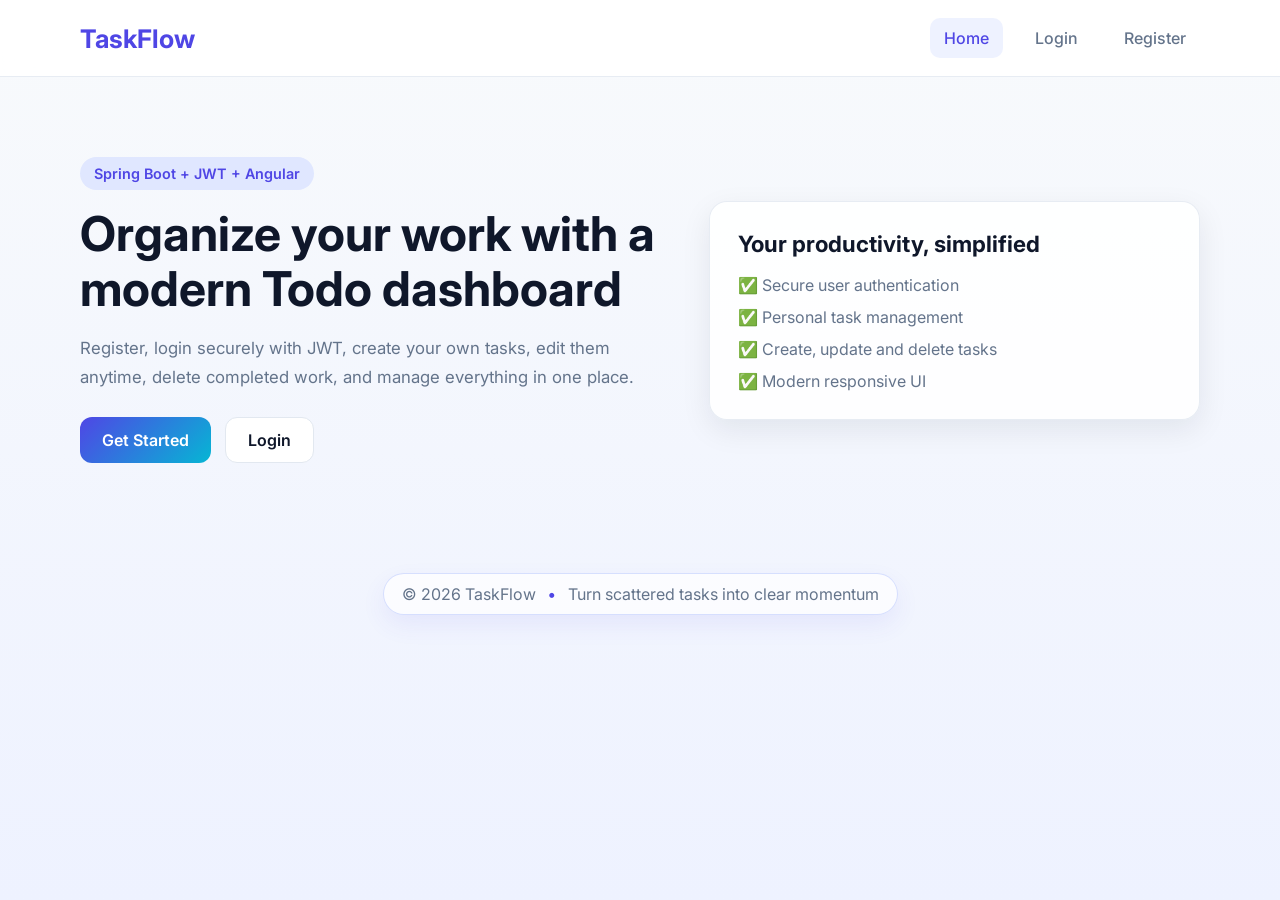
<file: todo_app_html/index.html>
<!DOCTYPE html>
<html lang="en">
<head>
    <meta charset="UTF-8" />
    <meta name="viewport" content="width=device-width, initial-scale=1.0" />
    <title>TaskFlow</title>
    <link rel="stylesheet" href="css/style.css" />
</head>
<body>
    <div class="page-wrapper">
        <header class="topbar">
            <div class="container navbar">
                <h1 class="logo">TaskFlow</h1>
                <nav class="nav-links">
                    <a href="index.html" class="active">Home</a>
                    <a href="login.html">Login</a>
                    <a href="register.html">Register</a>
                </nav>
            </div>
        </header>

        <main class="hero-section">
            <div class="container hero-grid">
                <div class="hero-text">
                    <span class="badge">Spring Boot + JWT + Angular</span>
                    <h2>Organize your work with a modern Todo dashboard</h2>
                    <p>
                        Register, login securely with JWT, create your own tasks,
                        edit them anytime, delete completed work, and manage everything in one place.
                    </p>

                    <div class="hero-actions">
                        <a href="register.html" class="btn btn-primary">Get Started</a>
                        <a href="login.html" class="btn btn-outline">Login</a>
                    </div>
                </div>

                <div class="hero-card">
                    <div class="glass-card">
                        <h3>Your productivity, simplified</h3>
                        <ul class="feature-list">
                            <li>✅ Secure user authentication</li>
                            <li>✅ Personal task management</li>
                            <li>✅ Create, update and delete tasks</li>
                            <li>✅ Modern responsive UI</li>
                        </ul>
                    </div>
                </div>
            </div>
        </main>

        <footer class="footer">
            <div class="container">
                <p class="footer-line">
                    © 2026 TaskFlow
                    <span class="footer-dot">•</span>
                    Turn scattered tasks into clear momentum
                </p>
            </div>
        </footer>
    </div>
</body>
</html>
</file>
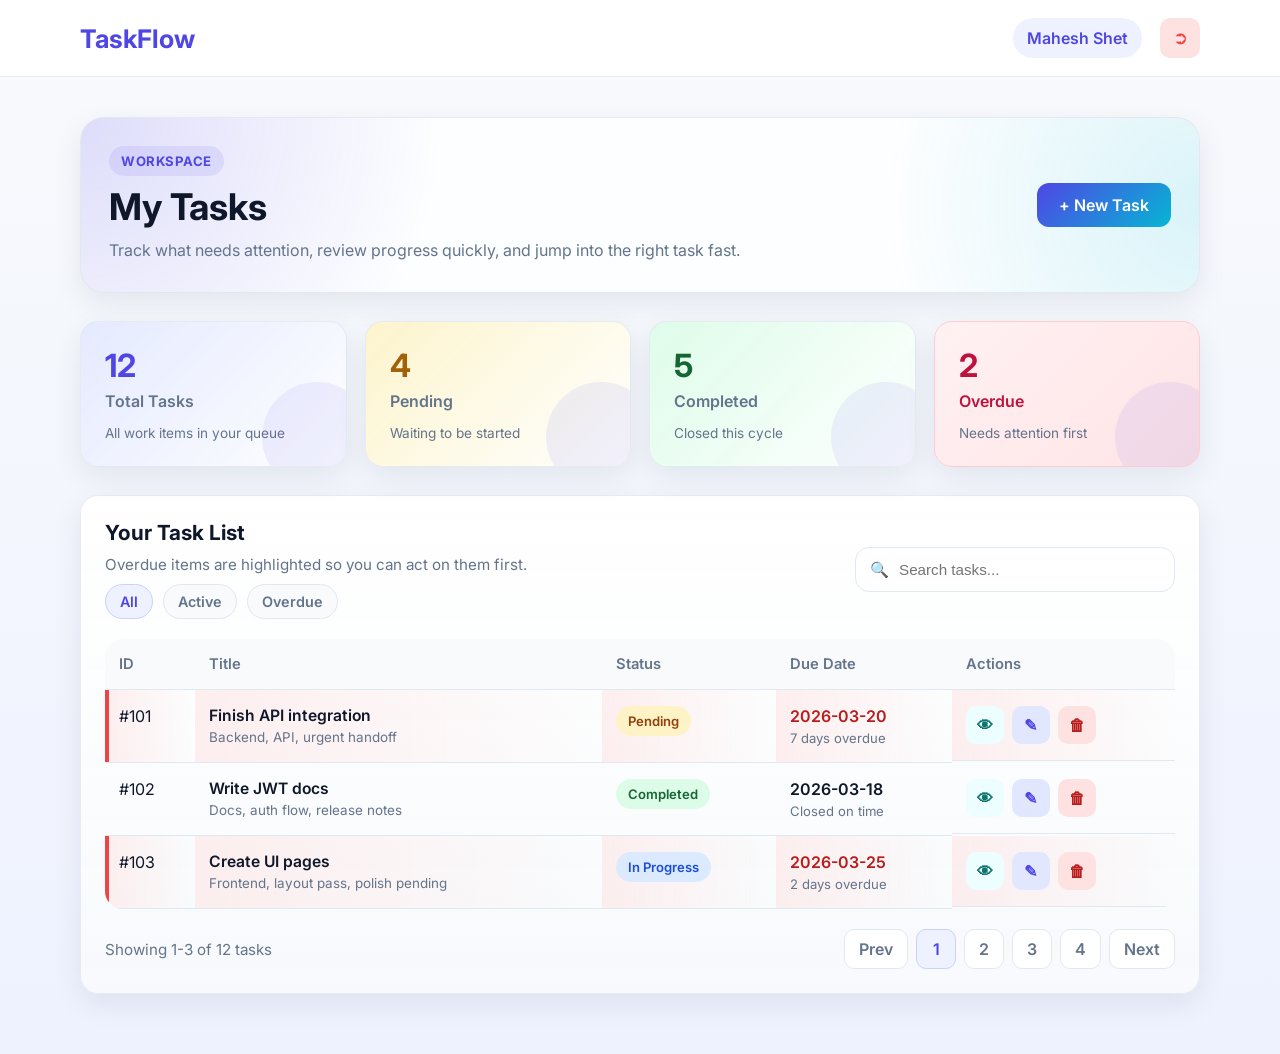
<file: todo_app_html/dashboard.html>
<!DOCTYPE html>
<html lang="en">
<head>
    <meta charset="UTF-8" />
    <meta name="viewport" content="width=device-width, initial-scale=1.0" />
    <title>Dashboard | TaskFlow</title>
    <link rel="stylesheet" href="css/style.css" />
</head>
<body>
    <header class="topbar">
        <div class="container navbar">
            <h1 class="logo">TaskFlow</h1>
            <nav class="nav-links">
                <span class="user-name">Mahesh Shet</span>
                <a href="login.html" class="logout-link logout-icon" aria-label="Logout" title="Logout">&#10162;</a>
            </nav>
        </div>
    </header>

    <main class="dashboard-section">
        <div class="container">
            <div class="dashboard-header">
                <div class="dashboard-copy">
                    <span class="dashboard-kicker">Workspace</span>
                    <h2>My Tasks</h2>
                    <p>Track what needs attention, review progress quickly, and jump into the right task fast.</p>
                </div>
                <div class="dashboard-actions">
                    <a href="task-form.html" class="btn btn-primary">+ New Task</a>
                </div>
            </div>

            <div class="task-summary-grid">
                <div class="summary-card summary-total">
                    <h3>12</h3>
                    <p>Total Tasks</p>
                    <span class="summary-note">All work items in your queue</span>
                </div>
                <div class="summary-card summary-pending">
                    <h3>4</h3>
                    <p>Pending</p>
                    <span class="summary-note">Waiting to be started</span>
                </div>
                <div class="summary-card summary-completed">
                    <h3>5</h3>
                    <p>Completed</p>
                    <span class="summary-note">Closed this cycle</span>
                </div>
                <div class="summary-card overdue-summary">
                    <h3>2</h3>
                    <p>Overdue</p>
                    <span class="summary-note">Needs attention first</span>
                </div>
            </div>

            <div class="task-table-card">
                <div class="table-header-row">
                    <div class="table-heading-block">
                        <h3>Your Task List</h3>
                        <p class="table-subtitle">Overdue items are highlighted so you can act on them first.</p>
                        <div class="task-filter-row">
                            <a href="#" class="task-filter active">All</a>
                            <a href="#" class="task-filter">Active</a>
                            <a href="#" class="task-filter">Overdue</a>
                        </div>
                    </div>
                    <label class="search-box-wrap">
                        <span class="search-icon">&#128269;</span>
                        <input type="text" placeholder="Search tasks..." class="search-box" />
                    </label>
                </div>

                <div class="table-responsive">
                    <table class="task-table">
                        <thead>
                            <tr>
                                <th>ID</th>
                                <th class="title-column">Title</th>
                                <th>Status</th>
                                <th>Due Date</th>
                                <th>Actions</th>
                            </tr>
                        </thead>
                        <tbody>
                            <tr class="task-row overdue-row">
                                <td>#101</td>
                                <td class="title-cell">
                                    <div class="task-title-wrap">
                                        <span class="task-title-main">Finish API integration</span>
                                        <span class="task-title-meta">Backend, API, urgent handoff</span>
                                    </div>
                                </td>
                                <td><span class="status pending">Pending</span></td>
                                <td>
                                    <div class="due-date-stack">
                                        <span class="due-date overdue-date">2026-03-20</span>
                                        <span class="due-hint">7 days overdue</span>
                                    </div>
                                </td>
                                <td class="action-buttons">
                                    <a href="task-view.html" class="btn-sm icon-btn view-btn" aria-label="View task" title="View task">&#128065;</a>
                                    <a href="task-form.html" class="btn-sm icon-btn edit-btn" aria-label="Edit task" title="Edit task">&#9998;</a>
                                    <a href="#" class="btn-sm icon-btn delete-btn" aria-label="Delete task" title="Delete task">&#128465;</a>
                                </td>
                            </tr>
                            <tr>
                                <td>#102</td>
                                <td class="title-cell">
                                    <div class="task-title-wrap">
                                        <span class="task-title-main">Write JWT docs</span>
                                        <span class="task-title-meta">Docs, auth flow, release notes</span>
                                    </div>
                                </td>
                                <td><span class="status completed">Completed</span></td>
                                <td>
                                    <div class="due-date-stack">
                                        <span class="due-date">2026-03-18</span>
                                        <span class="due-hint">Closed on time</span>
                                    </div>
                                </td>
                                <td class="action-buttons">
                                    <a href="task-view.html" class="btn-sm icon-btn view-btn" aria-label="View task" title="View task">&#128065;</a>
                                    <a href="task-form.html" class="btn-sm icon-btn edit-btn" aria-label="Edit task" title="Edit task">&#9998;</a>
                                    <a href="#" class="btn-sm icon-btn delete-btn" aria-label="Delete task" title="Delete task">&#128465;</a>
                                </td>
                            </tr>
                            <tr class="task-row overdue-row">
                                <td>#103</td>
                                <td class="title-cell">
                                    <div class="task-title-wrap">
                                        <span class="task-title-main">Create UI pages</span>
                                        <span class="task-title-meta">Frontend, layout pass, polish pending</span>
                                    </div>
                                </td>
                                <td><span class="status in-progress">In Progress</span></td>
                                <td>
                                    <div class="due-date-stack">
                                        <span class="due-date overdue-date">2026-03-25</span>
                                        <span class="due-hint">2 days overdue</span>
                                    </div>
                                </td>
                                <td class="action-buttons">
                                    <a href="task-view.html" class="btn-sm icon-btn view-btn" aria-label="View task" title="View task">&#128065;</a>
                                    <a href="task-form.html" class="btn-sm icon-btn edit-btn" aria-label="Edit task" title="Edit task">&#9998;</a>
                                    <a href="#" class="btn-sm icon-btn delete-btn" aria-label="Delete task" title="Delete task">&#128465;</a>
                                </td>
                            </tr>
                        </tbody>
                    </table>
                </div>

                <div class="pagination-bar">
                    <p class="pagination-info">Showing 1-3 of 12 tasks</p>
                    <nav class="pagination" aria-label="Task list pagination">
                        <a href="#" class="page-link">Prev</a>
                        <a href="#" class="page-link active">1</a>
                        <a href="#" class="page-link">2</a>
                        <a href="#" class="page-link">3</a>
                        <a href="#" class="page-link">4</a>
                        <a href="#" class="page-link">Next</a>
                    </nav>
                </div>
            </div>
        </div>
    </main>
</body>
</html>
</file>
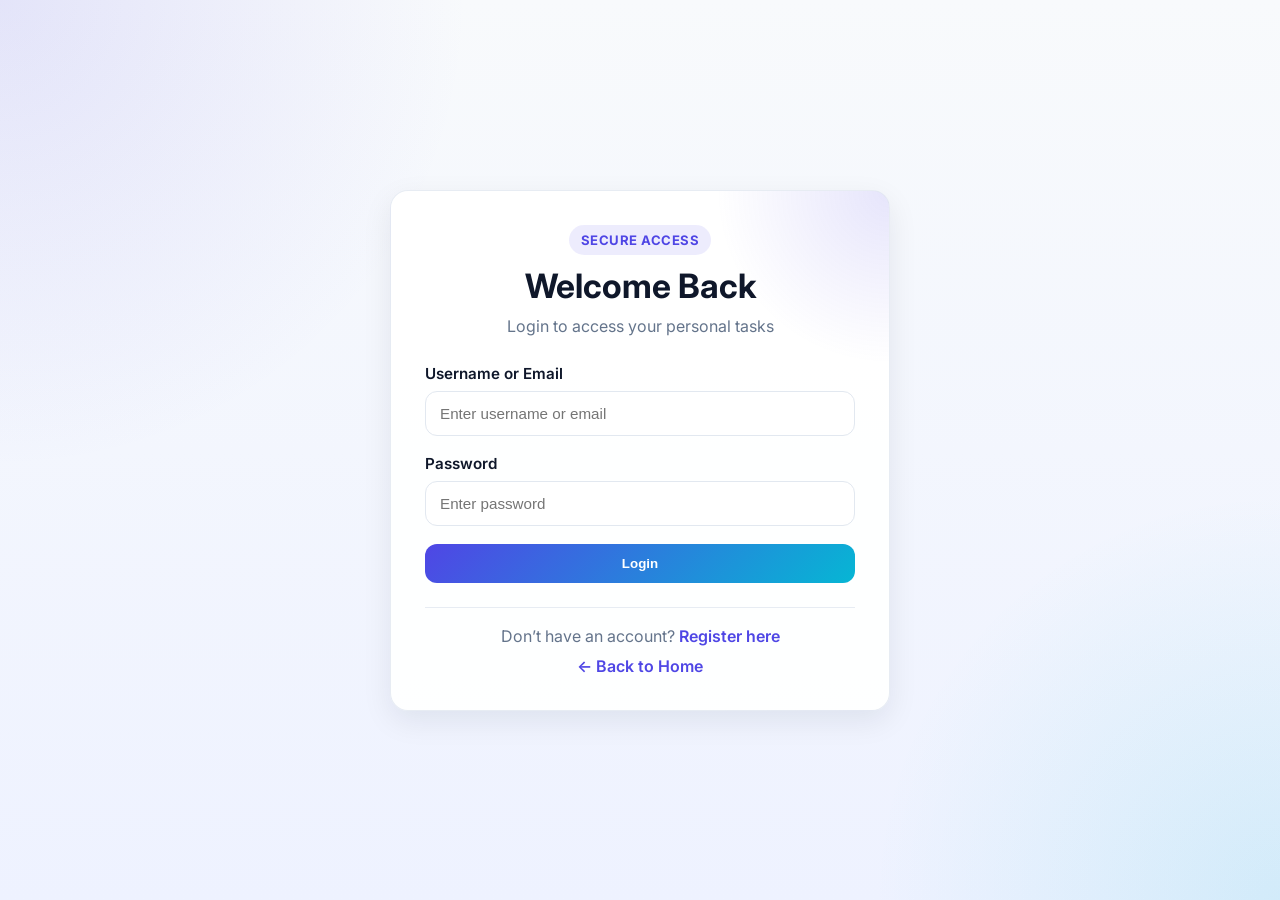
<file: todo_app_html/login.html>
<!DOCTYPE html>
<html lang="en">
<head>
    <meta charset="UTF-8" />
    <meta name="viewport" content="width=device-width, initial-scale=1.0" />
    <title>Login | TaskFlow</title>
    <link rel="stylesheet" href="css/style.css" />
</head>
<body class="auth-page">
    <div class="auth-wrapper">
        <div class="auth-card">
            <div class="auth-header">
                <span class="auth-kicker">Secure Access</span>
                <h1>Welcome Back</h1>
                <p>Login to access your personal tasks</p>
            </div>

            <form class="auth-form">
                <div class="form-group">
                    <label for="loginUsername">Username or Email</label>
                    <input type="text" id="loginUsername" name="loginUsername" placeholder="Enter username or email" required />
                </div>

                <div class="form-group">
                    <label for="loginPassword">Password</label>
                    <input type="password" id="loginPassword" name="loginPassword" placeholder="Enter password" required />
                </div>

                <button type="submit" class="btn btn-primary btn-full">Login</button>
            </form>

            <div class="auth-footer">
                <p>Don’t have an account? <a href="register.html">Register here</a></p>
                <p><a href="index.html">← Back to Home</a></p>
            </div>
        </div>
    </div>
</body>
</html>
</file>
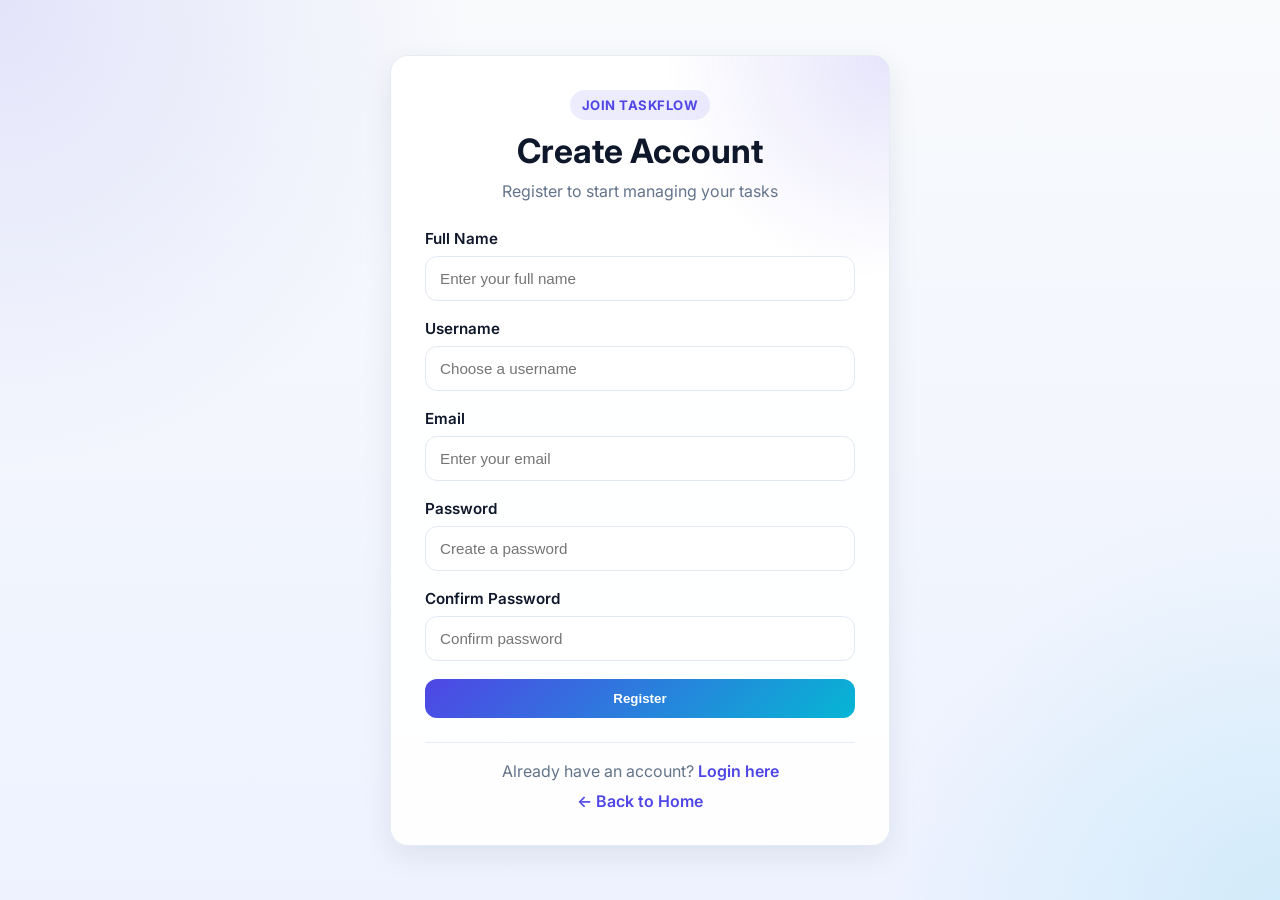
<file: todo_app_html/register.html>
<!DOCTYPE html>
<html lang="en">
<head>
    <meta charset="UTF-8" />
    <meta name="viewport" content="width=device-width, initial-scale=1.0" />
    <title>Register | TaskFlow</title>
    <link rel="stylesheet" href="css/style.css" />
</head>
<body class="auth-page">
    <div class="auth-wrapper">
        <div class="auth-card">
            <div class="auth-header">
                <span class="auth-kicker">Join TaskFlow</span>
                <h1>Create Account</h1>
                <p>Register to start managing your tasks</p>
            </div>

            <form class="auth-form">
                <div class="form-group">
                    <label for="fullName">Full Name</label>
                    <input type="text" id="fullName" name="fullName" placeholder="Enter your full name">
                </div>

                <div class="form-group">
                    <label for="username">Username</label>
                    <input type="text" id="username" name="username" placeholder="Choose a username">
                </div>

                <div class="form-group">
                    <label for="email">Email</label>
                    <input type="email" id="email" name="email" placeholder="Enter your email">
                </div>

                <div class="form-group">
                    <label for="password">Password</label>
                    <input type="password" id="password" name="password" placeholder="Create a password">
                </div>

                <div class="form-group">
                    <label for="confirmPassword">Confirm Password</label>
                    <input type="password" id="confirmPassword" name="confirmPassword" placeholder="Confirm password">
                </div>

                <button type="submit" class="btn btn-primary btn-full">Register</button>
            </form>

            <div class="auth-footer">
                <p>Already have an account? <a href="login.html">Login here</a></p>
                <p><a href="index.html">← Back to Home</a></p>
            </div>
        </div>
    </div>
</body>
</html>
</file>
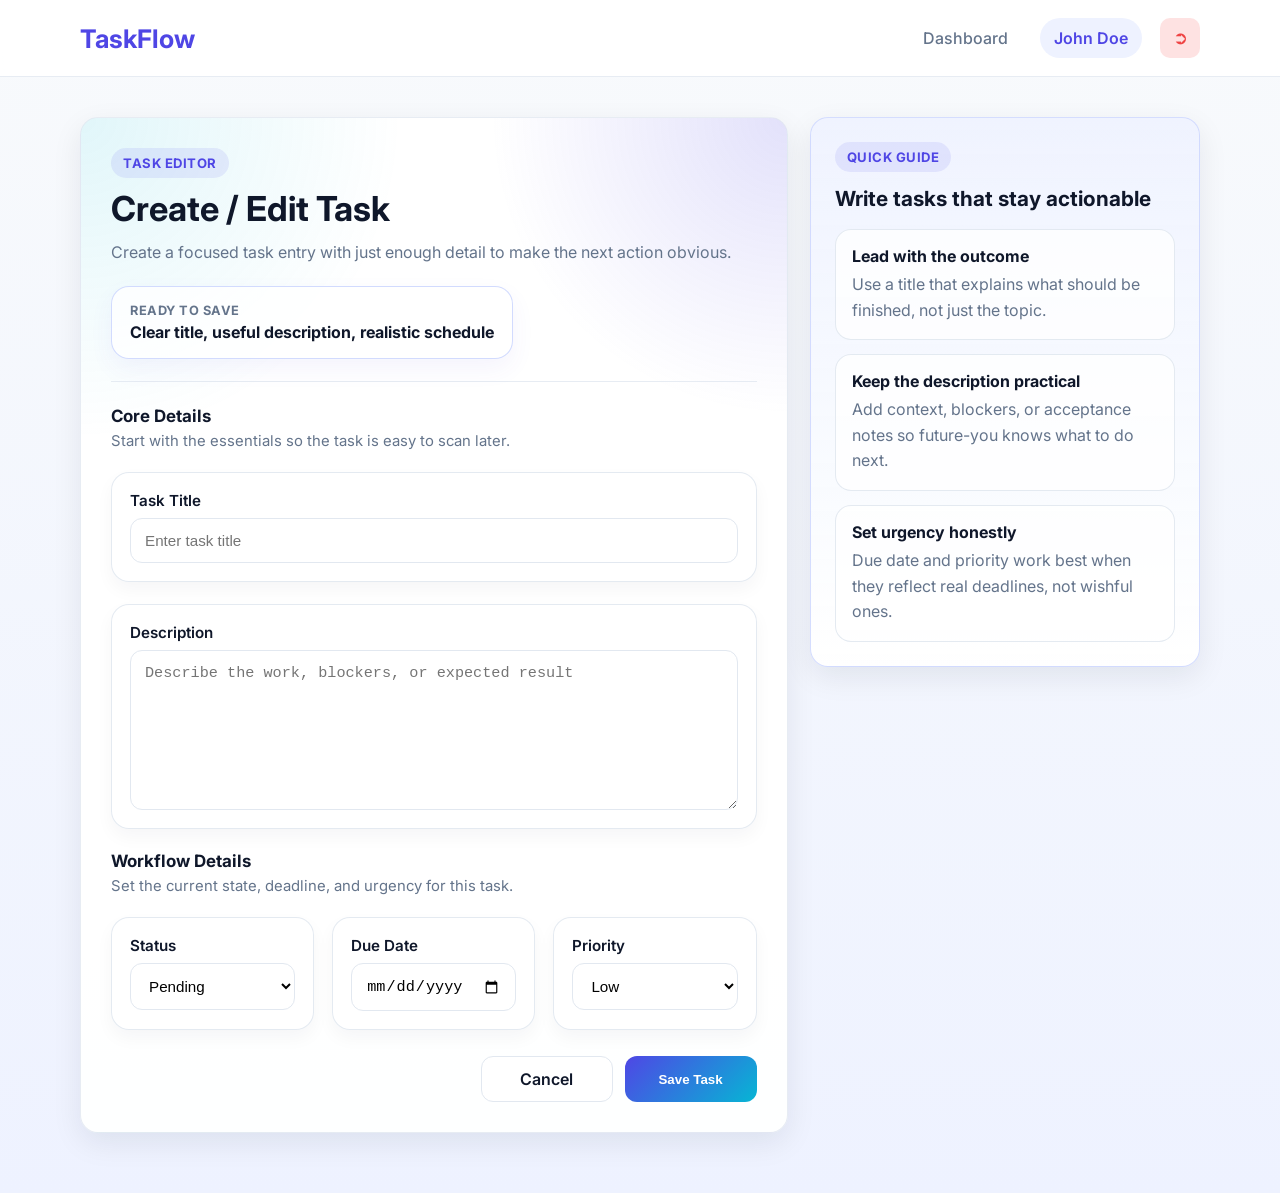
<file: todo_app_html/task-form.html>
<!DOCTYPE html>
<html lang="en">
<head>
    <meta charset="UTF-8" />
    <meta name="viewport" content="width=device-width, initial-scale=1.0" />
    <title>Create / Edit Task | TaskFlow</title>
    <link rel="stylesheet" href="css/style.css" />
</head>
<body>
    <header class="topbar">
        <div class="container navbar">
            <h1 class="logo">TaskFlow</h1>
            <nav class="nav-links">
                <a href="dashboard.html">Dashboard</a>
                <span class="user-name">John Doe</span>
                <a href="login.html" class="logout-link logout-icon" aria-label="Logout" title="Logout">&#10162;</a>
            </nav>
        </div>
    </header>

    <main class="form-page-section">
        <div class="container">
            <div class="form-layout">
                <div class="form-card large-form-card">
                    <div class="form-card-header form-hero">
                        <div class="form-copy">
                            <span class="form-kicker">Task Editor</span>
                            <h2>Create / Edit Task</h2>
                            <p>Create a focused task entry with just enough detail to make the next action obvious.</p>
                        </div>
                        <div class="form-progress">
                            <span class="form-progress-label">Ready to save</span>
                            <strong>Clear title, useful description, realistic schedule</strong>
                        </div>
                    </div>

                    <form class="task-form">
                        <div class="form-section-head">
                            <h3>Core Details</h3>
                            <p>Start with the essentials so the task is easy to scan later.</p>
                        </div>

                        <div class="form-group">
                            <label for="taskTitle">Task Title</label>
                            <input type="text" id="taskTitle" name="taskTitle" placeholder="Enter task title" required />
                        </div>

                        <div class="form-group">
                            <label for="taskDescription">Description</label>
                            <textarea id="taskDescription" name="taskDescription" rows="6" placeholder="Describe the work, blockers, or expected result"></textarea>
                        </div>

                        <div class="form-section-head">
                            <h3>Workflow Details</h3>
                            <p>Set the current state, deadline, and urgency for this task.</p>
                        </div>

                        <div class="form-grid-3">
                            <div class="form-group">
                                <label for="taskStatus">Status</label>
                                <select id="taskStatus" name="taskStatus">
                                    <option value="PENDING">Pending</option>
                                    <option value="IN_PROGRESS">In Progress</option>
                                    <option value="COMPLETED">Completed</option>
                                </select>
                            </div>

                            <div class="form-group">
                                <label for="taskDueDate">Due Date</label>
                                <input type="date" id="taskDueDate" name="taskDueDate" />
                            </div>

                            <div class="form-group">
                                <label for="taskPriority">Priority</label>
                                <select id="taskPriority" name="taskPriority">
                                    <option value="LOW">Low</option>
                                    <option value="MEDIUM">Medium</option>
                                    <option value="HIGH">High</option>
                                </select>
                            </div>
                        </div>

                        <div class="form-actions">
                            <a href="dashboard.html" class="btn btn-outline">Cancel</a>
                            <button type="submit" class="btn btn-primary">Save Task</button>
                        </div>
                    </form>
                </div>

                <aside class="form-side-card">
                    <span class="form-kicker">Quick Guide</span>
                    <h3>Write tasks that stay actionable</h3>
                    <div class="form-tip-list">
                        <div class="form-tip-item">
                            <strong>Lead with the outcome</strong>
                            <p>Use a title that explains what should be finished, not just the topic.</p>
                        </div>
                        <div class="form-tip-item">
                            <strong>Keep the description practical</strong>
                            <p>Add context, blockers, or acceptance notes so future-you knows what to do next.</p>
                        </div>
                        <div class="form-tip-item">
                            <strong>Set urgency honestly</strong>
                            <p>Due date and priority work best when they reflect real deadlines, not wishful ones.</p>
                        </div>
                    </div>
                </aside>
            </div>
        </div>
    </main>
</body>
</html>
</file>
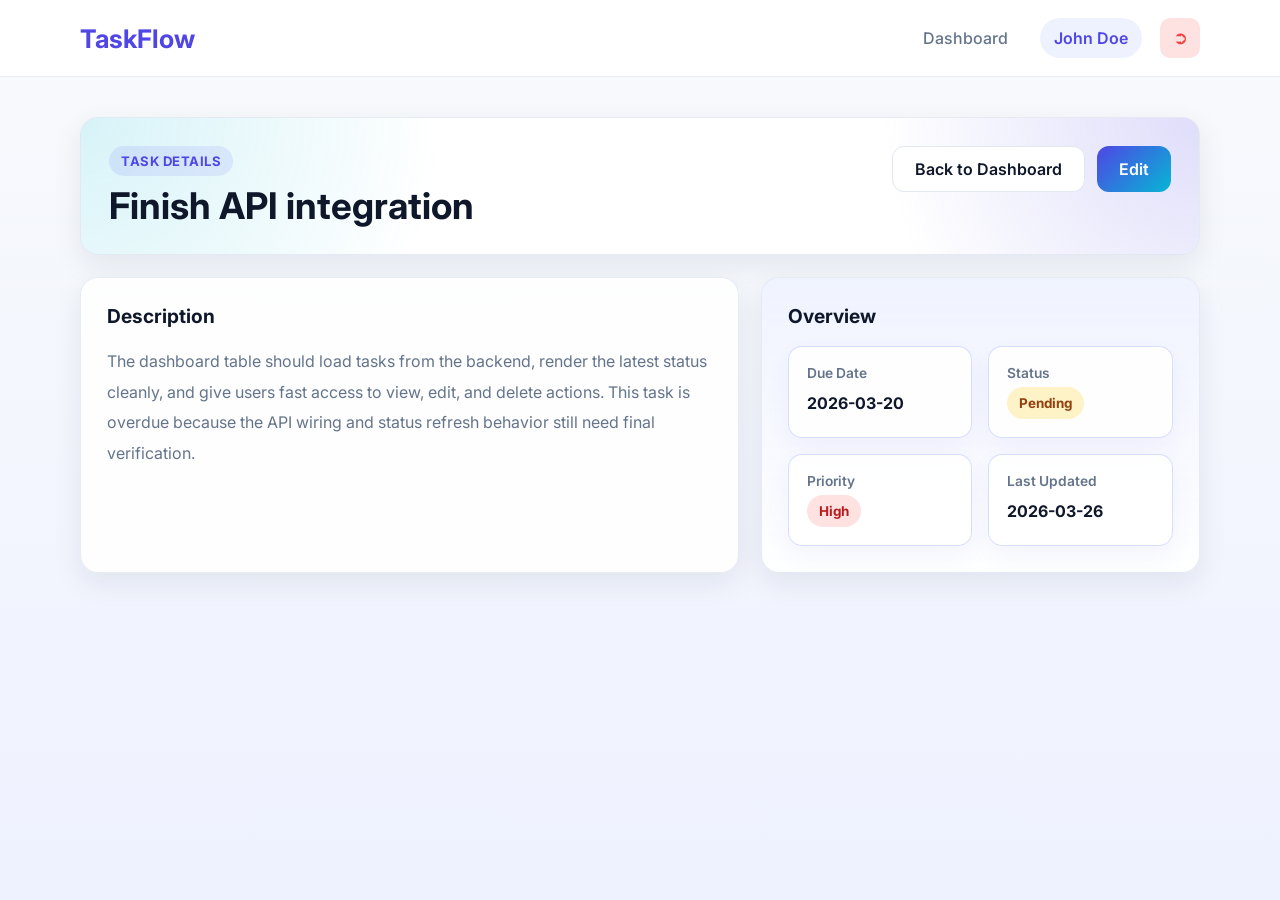
<file: todo_app_html/task-view.html>
<!DOCTYPE html>
<html lang="en">
<head>
    <meta charset="UTF-8" />
    <meta name="viewport" content="width=device-width, initial-scale=1.0" />
    <title>Task Details | TaskFlow</title>
    <link rel="stylesheet" href="css/style.css" />
</head>
<body>
    <header class="topbar">
        <div class="container navbar">
            <h1 class="logo">TaskFlow</h1>
            <nav class="nav-links">
                <a href="dashboard.html">Dashboard</a>
                <span class="user-name">John Doe</span>
                <a href="login.html" class="logout-link logout-icon" aria-label="Logout" title="Logout">&#10162;</a>
            </nav>
        </div>
    </header>

    <main class="dashboard-section">
        <div class="container">
            <div class="task-detail-hero">
                <div class="task-detail-heading">
                    <span class="detail-kicker">Task Details</span>
                    <h2>Finish API integration</h2>
                </div>

                <div class="detail-actions">
                    <a href="dashboard.html" class="btn btn-outline">Back to Dashboard</a>
                    <a href="task-form.html" class="btn btn-primary">Edit</a>
                </div>
            </div>

            <div class="task-detail-layout">
                <section class="task-detail-card detail-description-card">
                    <h3>Description</h3>
                    <p class="detail-copy">
                        The dashboard table should load tasks from the backend, render the latest status cleanly,
                        and give users fast access to view, edit, and delete actions. This task is overdue because
                        the API wiring and status refresh behavior still need final verification.
                    </p>
                </section>

                <section class="task-detail-card detail-info-card">
                    <h3>Overview</h3>
                    <div class="detail-grid">
                        <div class="detail-item">
                            <span class="detail-label">Due Date</span>
                            <strong class="detail-value">2026-03-20</strong>
                        </div>
                        <div class="detail-item">
                            <span class="detail-label">Status</span>
                            <strong class="detail-value detail-badge pending-badge">Pending</strong>
                        </div>
                        <div class="detail-item">
                            <span class="detail-label">Priority</span>
                            <strong class="detail-value detail-badge priority-badge">High</strong>
                        </div>
                        <div class="detail-item">
                            <span class="detail-label">Last Updated</span>
                            <strong class="detail-value">2026-03-26</strong>
                        </div>
                    </div>
                </section>
            </div>
        </div>
    </main>
</body>
</html>
</file>
<file: todo_app_html/css/style.css>
@import url('https://fonts.googleapis.com/css2?family=Inter:wght@400;500;600;700&display=swap');

:root {
    --primary: #4f46e5;
    --primary-dark: #3730a3;
    --secondary: #06b6d4;
    --bg: #f8fafc;
    --white: #ffffff;
    --text: #0f172a;
    --muted: #64748b;
    --border: #e2e8f0;
    --danger: #ef4444;
    --success: #22c55e;
    --warning: #f59e0b;
    --shadow: 0 10px 30px rgba(15, 23, 42, 0.08);
    --radius: 18px;
}

* {
    margin: 0;
    padding: 0;
    box-sizing: border-box;
}

body {
    font-family: 'Inter', sans-serif;
    background: linear-gradient(180deg, #f8fafc 0%, #eef2ff 100%);
    color: var(--text);
    min-height: 100vh;
}

a {
    text-decoration: none;
    color: inherit;
}

.container {
    width: min(1120px, 92%);
    margin: 0 auto;
}

.topbar {
    background: rgba(255, 255, 255, 0.9);
    backdrop-filter: blur(14px);
    border-bottom: 1px solid rgba(226, 232, 240, 0.8);
    position: sticky;
    top: 0;
    z-index: 1000;
}

.navbar {
    display: flex;
    align-items: center;
    justify-content: space-between;
    padding: 18px 0;
}

.logo {
    font-size: 1.6rem;
    font-weight: 700;
    color: var(--primary);
}

.nav-links {
    display: flex;
    gap: 18px;
    align-items: center;
}

.user-name {
    display: inline-flex;
    align-items: center;
    padding: 10px 14px;
    border-radius: 999px;
    background: #eef2ff;
    color: var(--primary);
    font-weight: 600;
}

.nav-links a {
    padding: 10px 14px;
    border-radius: 10px;
    color: var(--muted);
    font-weight: 500;
    transition: all 0.3s ease;
}

.nav-links a:hover,
.nav-links a.active {
    background: #eef2ff;
    color: var(--primary);
}

.logout-link {
    color: var(--danger) !important;
}

.logout-icon {
    display: inline-flex;
    align-items: center;
    justify-content: center;
    width: 40px;
    height: 40px;
    padding: 0 !important;
    background: #fee2e2;
    font-size: 1.1rem;
    line-height: 1;
}

.hero-section {
    padding: 80px 0;
}

.hero-grid {
    display: grid;
    grid-template-columns: 1.2fr 1fr;
    gap: 40px;
    align-items: center;
}

.badge {
    display: inline-block;
    background: #e0e7ff;
    color: var(--primary);
    padding: 8px 14px;
    border-radius: 999px;
    font-size: 0.9rem;
    margin-bottom: 16px;
    font-weight: 600;
}

.hero-text h2 {
    font-size: 3rem;
    line-height: 1.15;
    margin-bottom: 18px;
}

.hero-text p {
    color: var(--muted);
    font-size: 1.05rem;
    margin-bottom: 26px;
    line-height: 1.7;
}

.hero-actions {
    display: flex;
    gap: 14px;
    flex-wrap: wrap;
}

.glass-card,
.auth-card,
.task-table-card,
.form-card,
.summary-card {
    background: rgba(255, 255, 255, 0.88);
    border: 1px solid rgba(226, 232, 240, 0.8);
    border-radius: var(--radius);
    box-shadow: var(--shadow);
}

.glass-card {
    padding: 28px;
}

.glass-card h3 {
    margin-bottom: 18px;
    font-size: 1.4rem;
}

.feature-list {
    list-style: none;
    display: grid;
    gap: 12px;
    color: var(--muted);
}

.btn {
    display: inline-flex;
    align-items: center;
    justify-content: center;
    padding: 12px 22px;
    border-radius: 12px;
    font-weight: 600;
    transition: all 0.3s ease;
    border: none;
    cursor: pointer;
}

.btn-primary {
    background: linear-gradient(135deg, var(--primary), var(--secondary));
    color: var(--white);
}

.btn-primary:hover {
    transform: translateY(-1px);
    box-shadow: 0 10px 20px rgba(79, 70, 229, 0.18);
}

.btn-outline {
    border: 1px solid var(--border);
    background: var(--white);
    color: var(--text);
}

.btn-outline:hover {
    background: #f1f5f9;
}

.btn-full {
    width: 100%;
}

.footer {
    padding: 30px 0;
    text-align: center;
    color: var(--muted);
}

.footer-line {
    display: inline-flex;
    align-items: center;
    gap: 12px;
    padding: 10px 18px;
    border-radius: 999px;
    background: rgba(255, 255, 255, 0.72);
    border: 1px solid rgba(199, 210, 254, 0.7);
    box-shadow: 0 10px 24px rgba(79, 70, 229, 0.08);
}

.footer-dot {
    color: var(--primary);
    font-weight: 700;
}

.auth-page {
    display: flex;
    align-items: center;
    justify-content: center;
    padding: 40px 16px;
    min-height: 100vh;
    background:
        radial-gradient(circle at top left, rgba(79, 70, 229, 0.12), transparent 30%),
        radial-gradient(circle at bottom right, rgba(6, 182, 212, 0.12), transparent 26%),
        linear-gradient(180deg, #f8fafc 0%, #eef2ff 100%);
}

.auth-wrapper {
    width: 100%;
    max-width: 500px;
}

.auth-card {
    padding: 34px;
    background:
        radial-gradient(circle at top right, rgba(79, 70, 229, 0.14), transparent 24%),
        rgba(255, 255, 255, 0.92);
}

.auth-header {
    text-align: center;
    margin-bottom: 28px;
    display: grid;
    gap: 10px;
    justify-items: center;
}

.auth-kicker {
    display: inline-flex;
    align-items: center;
    width: fit-content;
    padding: 7px 12px;
    border-radius: 999px;
    background: rgba(79, 70, 229, 0.1);
    color: var(--primary);
    font-size: 0.82rem;
    font-weight: 700;
    letter-spacing: 0.04em;
    text-transform: uppercase;
}

.auth-header h1 {
    font-size: 2.1rem;
    margin-bottom: 0;
}

.auth-header p {
    color: var(--muted);
}

.auth-form {
    display: grid;
    gap: 18px;
}

.auth-form .form-group {
    padding: 0;
    border: none;
    background: transparent;
    box-shadow: none;
}

.form-group {
    display: flex;
    flex-direction: column;
    gap: 8px;
}

.form-group label {
    font-size: 0.95rem;
    font-weight: 600;
}

.form-group input,
.form-group textarea,
.form-group select,
.search-box {
    width: 100%;
    padding: 13px 14px;
    border: 1px solid var(--border);
    border-radius: 12px;
    outline: none;
    font-size: 0.95rem;
    transition: border-color 0.3s ease, box-shadow 0.3s ease;
    background: #fff;
}

.form-group input:focus,
.form-group textarea:focus,
.form-group select:focus,
.search-box:focus {
    border-color: var(--primary);
    box-shadow: 0 0 0 4px rgba(79, 70, 229, 0.12);
}

.auth-footer {
    text-align: center;
    margin-top: 24px;
    padding-top: 18px;
    border-top: 1px solid rgba(226, 232, 240, 0.8);
    color: var(--muted);
    display: grid;
    gap: 10px;
}

.auth-footer a {
    color: var(--primary);
    font-weight: 600;
}

.dashboard-section,
.form-page-section {
    padding: 40px 0 60px;
}

.dashboard-header {
    display: flex;
    justify-content: space-between;
    align-items: center;
    gap: 16px;
    margin-bottom: 28px;
    flex-wrap: wrap;
    padding: 28px;
    border-radius: 24px;
    background:
        radial-gradient(circle at top left, rgba(79, 70, 229, 0.18), transparent 32%),
        radial-gradient(circle at right center, rgba(6, 182, 212, 0.14), transparent 28%),
        rgba(255, 255, 255, 0.76);
    border: 1px solid rgba(226, 232, 240, 0.9);
    box-shadow: var(--shadow);
}

.dashboard-copy {
    display: grid;
    gap: 8px;
}

.dashboard-kicker {
    display: inline-flex;
    align-items: center;
    width: fit-content;
    padding: 7px 12px;
    border-radius: 999px;
    background: rgba(79, 70, 229, 0.1);
    color: var(--primary);
    font-size: 0.82rem;
    font-weight: 700;
    letter-spacing: 0.04em;
    text-transform: uppercase;
}

.dashboard-header h2 {
    font-size: 2.3rem;
    margin-bottom: 0;
}

.dashboard-header p {
    color: var(--muted);
    max-width: 640px;
    line-height: 1.7;
}

.dashboard-actions {
    display: flex;
    align-items: center;
    gap: 14px;
    flex-wrap: wrap;
}

.dashboard-focus {
    display: grid;
    gap: 4px;
    min-width: 220px;
    padding: 14px 16px;
    border-radius: 16px;
    background: rgba(255, 255, 255, 0.72);
    border: 1px solid rgba(199, 210, 254, 0.8);
}

.focus-label {
    color: var(--muted);
    font-size: 0.8rem;
    font-weight: 700;
    letter-spacing: 0.04em;
    text-transform: uppercase;
}

.task-summary-grid {
    display: grid;
    grid-template-columns: repeat(4, 1fr);
    gap: 18px;
    margin-bottom: 28px;
}

.summary-card {
    padding: 24px;
    text-align: left;
    position: relative;
    overflow: hidden;
}

.summary-card h3 {
    font-size: 2rem;
    color: var(--primary);
    margin-bottom: 6px;
}

.summary-card p {
    color: var(--muted);
    font-weight: 600;
}

.summary-note {
    display: inline-block;
    margin-top: 14px;
    color: var(--muted);
    font-size: 0.85rem;
}

.summary-card::after {
    content: "";
    position: absolute;
    inset: auto -26px -26px auto;
    width: 110px;
    height: 110px;
    border-radius: 50%;
    background: rgba(79, 70, 229, 0.08);
}

.summary-total {
    background: linear-gradient(135deg, rgba(224, 231, 255, 0.82), rgba(255, 255, 255, 0.92));
}

.summary-pending {
    background: linear-gradient(135deg, rgba(254, 243, 199, 0.9), rgba(255, 255, 255, 0.92));
}

.summary-pending h3 {
    color: #a16207;
}

.summary-completed {
    background: linear-gradient(135deg, rgba(220, 252, 231, 0.9), rgba(255, 255, 255, 0.92));
}

.summary-completed h3 {
    color: #166534;
}

.overdue-summary {
    background: linear-gradient(135deg, #fff1f2, #ffe4e6);
    border-color: #fecdd3;
}

.overdue-summary h3,
.overdue-summary p {
    color: #be123c;
}

.task-table-card {
    padding: 24px;
    background:
        linear-gradient(180deg, rgba(255, 255, 255, 0.96), rgba(248, 250, 252, 0.92));
}

.table-header-row {
    display: flex;
    justify-content: space-between;
    align-items: center;
    margin-bottom: 20px;
    gap: 14px;
    flex-wrap: wrap;
}

.table-header-row h3 {
    font-size: 1.3rem;
}

.table-heading-block {
    display: grid;
    gap: 10px;
}

.table-subtitle {
    color: var(--muted);
    font-size: 0.95rem;
}

.task-filter-row {
    display: flex;
    gap: 10px;
    flex-wrap: wrap;
}

.task-filter {
    display: inline-flex;
    align-items: center;
    justify-content: center;
    padding: 8px 14px;
    border-radius: 999px;
    background: #f8fafc;
    border: 1px solid var(--border);
    color: var(--muted);
    font-size: 0.9rem;
    font-weight: 600;
    transition: all 0.3s ease;
}

.task-filter:hover,
.task-filter.active {
    background: #eef2ff;
    border-color: #c7d2fe;
    color: var(--primary);
}

.search-box-wrap {
    display: inline-flex;
    align-items: center;
    gap: 10px;
    min-width: min(100%, 320px);
    padding: 0 14px;
    border: 1px solid var(--border);
    border-radius: 14px;
    background: #fff;
}

.search-icon {
    color: var(--muted);
    font-size: 0.95rem;
}

.search-box {
    max-width: 280px;
    border: none;
    padding-left: 0;
    padding-right: 0;
    box-shadow: none;
    background: transparent;
}

.search-box-wrap:focus-within {
    border-color: var(--primary);
    box-shadow: 0 0 0 4px rgba(79, 70, 229, 0.12);
}

.search-box:focus {
    box-shadow: none;
}

.table-responsive {
    overflow-x: auto;
    border-radius: 18px;
}

.pagination-bar {
    display: flex;
    justify-content: space-between;
    align-items: center;
    gap: 16px;
    margin-top: 20px;
    flex-wrap: wrap;
}

.pagination-info {
    color: var(--muted);
    font-size: 0.95rem;
}

.pagination {
    display: flex;
    align-items: center;
    gap: 8px;
    flex-wrap: wrap;
}

.page-link {
    display: inline-flex;
    align-items: center;
    justify-content: center;
    min-width: 40px;
    height: 40px;
    padding: 0 14px;
    border: 1px solid var(--border);
    border-radius: 10px;
    background: var(--white);
    color: var(--muted);
    font-weight: 600;
    transition: all 0.3s ease;
}

.page-link:hover,
.page-link.active {
    background: #eef2ff;
    border-color: #c7d2fe;
    color: var(--primary);
}

.task-table {
    width: 100%;
    border-collapse: collapse;
    min-width: 760px;
}

.task-table thead th {
    background: rgba(248, 250, 252, 0.92);
}

.task-table th,
.task-table td {
    padding: 16px 14px;
    text-align: left;
    border-bottom: 1px solid var(--border);
    vertical-align: top;
}

.task-table th {
    color: var(--muted);
    font-size: 0.92rem;
    font-weight: 600;
}

.title-column {
    width: 38%;
}

.title-cell {
    min-width: 260px;
}

.task-title-wrap {
    display: grid;
    gap: 4px;
}

.task-title-main {
    font-weight: 600;
    color: var(--text);
    font-size: 0.98rem;
}

.task-title-meta {
    font-size: 0.84rem;
    color: var(--muted);
}

.status {
    display: inline-block;
    padding: 7px 12px;
    border-radius: 999px;
    font-size: 0.82rem;
    font-weight: 600;
}

.status.pending {
    background: #fef3c7;
    color: #92400e;
}

.status.completed {
    background: #dcfce7;
    color: #166534;
}

.status.in-progress {
    background: #dbeafe;
    color: #1d4ed8;
}

.task-row.overdue-row td {
    background: linear-gradient(90deg, rgba(254, 226, 226, 0.55), rgba(255, 255, 255, 0));
}

.task-row.overdue-row td:first-child {
    box-shadow: inset 4px 0 0 #ef4444;
}

.task-table tbody tr {
    transition: transform 0.2s ease, background 0.2s ease;
}

.task-table tbody tr:hover td {
    background: rgba(241, 245, 249, 0.75);
}

.due-date-stack {
    display: grid;
    gap: 4px;
}

.due-date {
    font-weight: 600;
}

.overdue-date {
    color: #b91c1c;
}

.due-hint {
    font-size: 0.82rem;
    color: var(--muted);
}

.action-buttons {
    display: flex;
    gap: 8px;
    flex-wrap: nowrap;
    align-items: center;
}

.btn-sm {
    border: none;
    padding: 9px 14px;
    border-radius: 10px;
    cursor: pointer;
    font-weight: 600;
    font-size: 0.85rem;
}

.icon-btn {
    display: inline-flex;
    align-items: center;
    justify-content: center;
    width: 38px;
    height: 38px;
    padding: 0;
    font-size: 1rem;
    line-height: 1;
    transition: transform 0.2s ease, box-shadow 0.2s ease;
}

.icon-btn:hover {
    transform: translateY(-1px);
    box-shadow: 0 10px 18px rgba(15, 23, 42, 0.08);
}

.view-btn {
    background: #ecfeff;
    color: #0f766e;
}

.edit-btn {
    background: #e0e7ff;
    color: var(--primary);
}

.delete-btn {
    background: #fee2e2;
    color: #b91c1c;
}

.form-card {
    padding: 30px;
}

.form-layout {
    display: grid;
    grid-template-columns: minmax(0, 1.45fr) minmax(280px, 0.8fr);
    gap: 22px;
    align-items: start;
}

.large-form-card {
    max-width: none;
    margin: 0;
    background:
        radial-gradient(circle at top right, rgba(79, 70, 229, 0.16), transparent 24%),
        radial-gradient(circle at left top, rgba(6, 182, 212, 0.12), transparent 26%),
        rgba(255, 255, 255, 0.94);
}

.form-card-header {
    margin-bottom: 24px;
}

.form-hero {
    display: flex;
    justify-content: space-between;
    gap: 20px;
    flex-wrap: wrap;
    padding-bottom: 22px;
    border-bottom: 1px solid rgba(226, 232, 240, 0.8);
}

.form-copy {
    display: grid;
    gap: 10px;
}

.form-kicker {
    display: inline-flex;
    align-items: center;
    width: fit-content;
    padding: 7px 12px;
    border-radius: 999px;
    background: rgba(79, 70, 229, 0.1);
    color: var(--primary);
    font-size: 0.82rem;
    font-weight: 700;
    letter-spacing: 0.04em;
    text-transform: uppercase;
}

.form-card-header h2 {
    font-size: 2.15rem;
    margin-bottom: 0;
}

.form-card-header p {
    color: var(--muted);
    max-width: 640px;
    line-height: 1.7;
}

.form-progress {
    display: grid;
    gap: 4px;
    min-width: 240px;
    padding: 16px 18px;
    border-radius: 18px;
    background: rgba(255, 255, 255, 0.74);
    border: 1px solid rgba(199, 210, 254, 0.8);
    box-shadow: 0 10px 24px rgba(79, 70, 229, 0.06);
}

.form-progress-label {
    color: var(--muted);
    font-size: 0.8rem;
    font-weight: 700;
    letter-spacing: 0.04em;
    text-transform: uppercase;
}

.task-form {
    display: grid;
    gap: 22px;
}

.form-section-head {
    display: grid;
    gap: 6px;
}

.form-section-head h3 {
    font-size: 1.06rem;
}

.form-section-head p {
    color: var(--muted);
    font-size: 0.93rem;
}

.form-grid-2 {
    display: grid;
    grid-template-columns: repeat(2, 1fr);
    gap: 18px;
}

.form-grid-3 {
    display: grid;
    grid-template-columns: repeat(3, 1fr);
    gap: 18px;
}

.task-form .form-group {
    padding: 18px;
    border-radius: 18px;
    background: rgba(255, 255, 255, 0.72);
    border: 1px solid rgba(226, 232, 240, 0.9);
    box-shadow: 0 8px 18px rgba(15, 23, 42, 0.04);
}

.task-form .form-group label {
    color: var(--text);
}

.task-form .form-group textarea {
    min-height: 160px;
    resize: vertical;
}

.form-actions {
    display: flex;
    justify-content: flex-end;
    gap: 12px;
    margin-top: 4px;
    flex-wrap: wrap;
}

.form-actions .btn {
    min-width: 132px;
}

.form-side-card {
    padding: 24px;
    background:
        linear-gradient(180deg, rgba(238, 242, 255, 0.85), rgba(255, 255, 255, 0.94));
    border: 1px solid rgba(199, 210, 254, 0.75);
    border-radius: var(--radius);
    box-shadow: var(--shadow);
    position: sticky;
    top: 104px;
}

.form-side-card h3 {
    margin: 14px 0 18px;
    font-size: 1.3rem;
}

.form-tip-list {
    display: grid;
    gap: 14px;
}

.form-tip-item {
    padding: 16px;
    border-radius: 16px;
    background: rgba(255, 255, 255, 0.78);
    border: 1px solid rgba(226, 232, 240, 0.9);
}

.form-tip-item strong {
    display: block;
    margin-bottom: 6px;
}

.form-tip-item p {
    color: var(--muted);
    line-height: 1.6;
}

.task-detail-hero,
.task-detail-card {
    background: rgba(255, 255, 255, 0.88);
    border: 1px solid rgba(226, 232, 240, 0.8);
    border-radius: var(--radius);
    box-shadow: var(--shadow);
}

.task-detail-hero {
    display: flex;
    justify-content: space-between;
    align-items: flex-start;
    gap: 20px;
    padding: 28px;
    margin-bottom: 22px;
    flex-wrap: wrap;
    background:
        radial-gradient(circle at top left, rgba(6, 182, 212, 0.16), transparent 32%),
        radial-gradient(circle at top right, rgba(79, 70, 229, 0.18), transparent 28%),
        rgba(255, 255, 255, 0.92);
}

.task-detail-heading {
    display: grid;
    gap: 10px;
}

.detail-kicker {
    display: inline-flex;
    align-items: center;
    width: fit-content;
    padding: 7px 12px;
    border-radius: 999px;
    background: rgba(79, 70, 229, 0.1);
    color: var(--primary);
    font-size: 0.82rem;
    font-weight: 700;
    letter-spacing: 0.04em;
    text-transform: uppercase;
}

.task-detail-hero h2 {
    font-size: 2.3rem;
    line-height: 1.1;
    margin-bottom: 0;
}

.detail-actions {
    display: flex;
    gap: 12px;
    flex-wrap: wrap;
}

.task-detail-layout {
    display: grid;
    grid-template-columns: minmax(0, 1.35fr) minmax(320px, 0.9fr);
    gap: 22px;
    align-items: start;
}

.task-detail-card {
    padding: 26px;
}

.task-detail-card h3 {
    font-size: 1.2rem;
    margin-bottom: 18px;
}

.detail-description-card {
    min-height: 100%;
}

.detail-info-card {
    background:
        linear-gradient(180deg, rgba(238, 242, 255, 0.82), rgba(255, 255, 255, 0.92));
}

.detail-grid {
    display: grid;
    grid-template-columns: repeat(2, minmax(0, 1fr));
    gap: 16px;
}

.detail-item {
    display: grid;
    gap: 6px;
    padding: 18px;
    border-radius: 14px;
    background: rgba(255, 255, 255, 0.85);
    border: 1px solid rgba(199, 210, 254, 0.7);
    box-shadow: 0 10px 24px rgba(79, 70, 229, 0.06);
}

.detail-label {
    color: var(--muted);
    font-size: 0.86rem;
    font-weight: 600;
}

.detail-value {
    font-size: 1rem;
    color: var(--text);
}

.detail-badge {
    display: inline-flex;
    align-items: center;
    justify-content: center;
    width: fit-content;
    padding: 8px 12px;
    border-radius: 999px;
    font-size: 0.84rem;
    font-weight: 700;
}

.pending-badge {
    background: #fef3c7;
    color: #92400e;
}

.priority-badge {
    background: #fee2e2;
    color: #b91c1c;
}

.detail-copy {
    color: var(--muted);
    line-height: 1.9;
    font-size: 1rem;
}

@media (max-width: 900px) {
    .hero-grid {
        grid-template-columns: 1fr;
    }

    .hero-text h2 {
        font-size: 2.3rem;
    }

    .task-summary-grid {
        grid-template-columns: 1fr;
    }

    .form-layout,
    .form-grid-2,
    .form-grid-3 {
        grid-template-columns: 1fr;
    }

    .task-detail-layout,
    .detail-grid {
        grid-template-columns: 1fr;
    }

    .dashboard-header {
        padding: 24px;
    }
}

@media (max-width: 600px) {
    .navbar {
        flex-direction: column;
        gap: 16px;
    }

    .nav-links {
        flex-wrap: wrap;
        justify-content: center;
    }

    .auth-card,
    .task-table-card,
    .form-card {
        padding: 22px;
    }

    .hero-text h2 {
        font-size: 1.9rem;
    }

    .pagination-bar {
        flex-direction: column;
        align-items: flex-start;
    }

    .footer-line {
        flex-wrap: wrap;
        justify-content: center;
    }

    .dashboard-actions,
    .table-header-row {
        width: 100%;
    }

    .search-box-wrap {
        width: 100%;
    }

    .form-side-card {
        position: static;
    }
}
</file>
